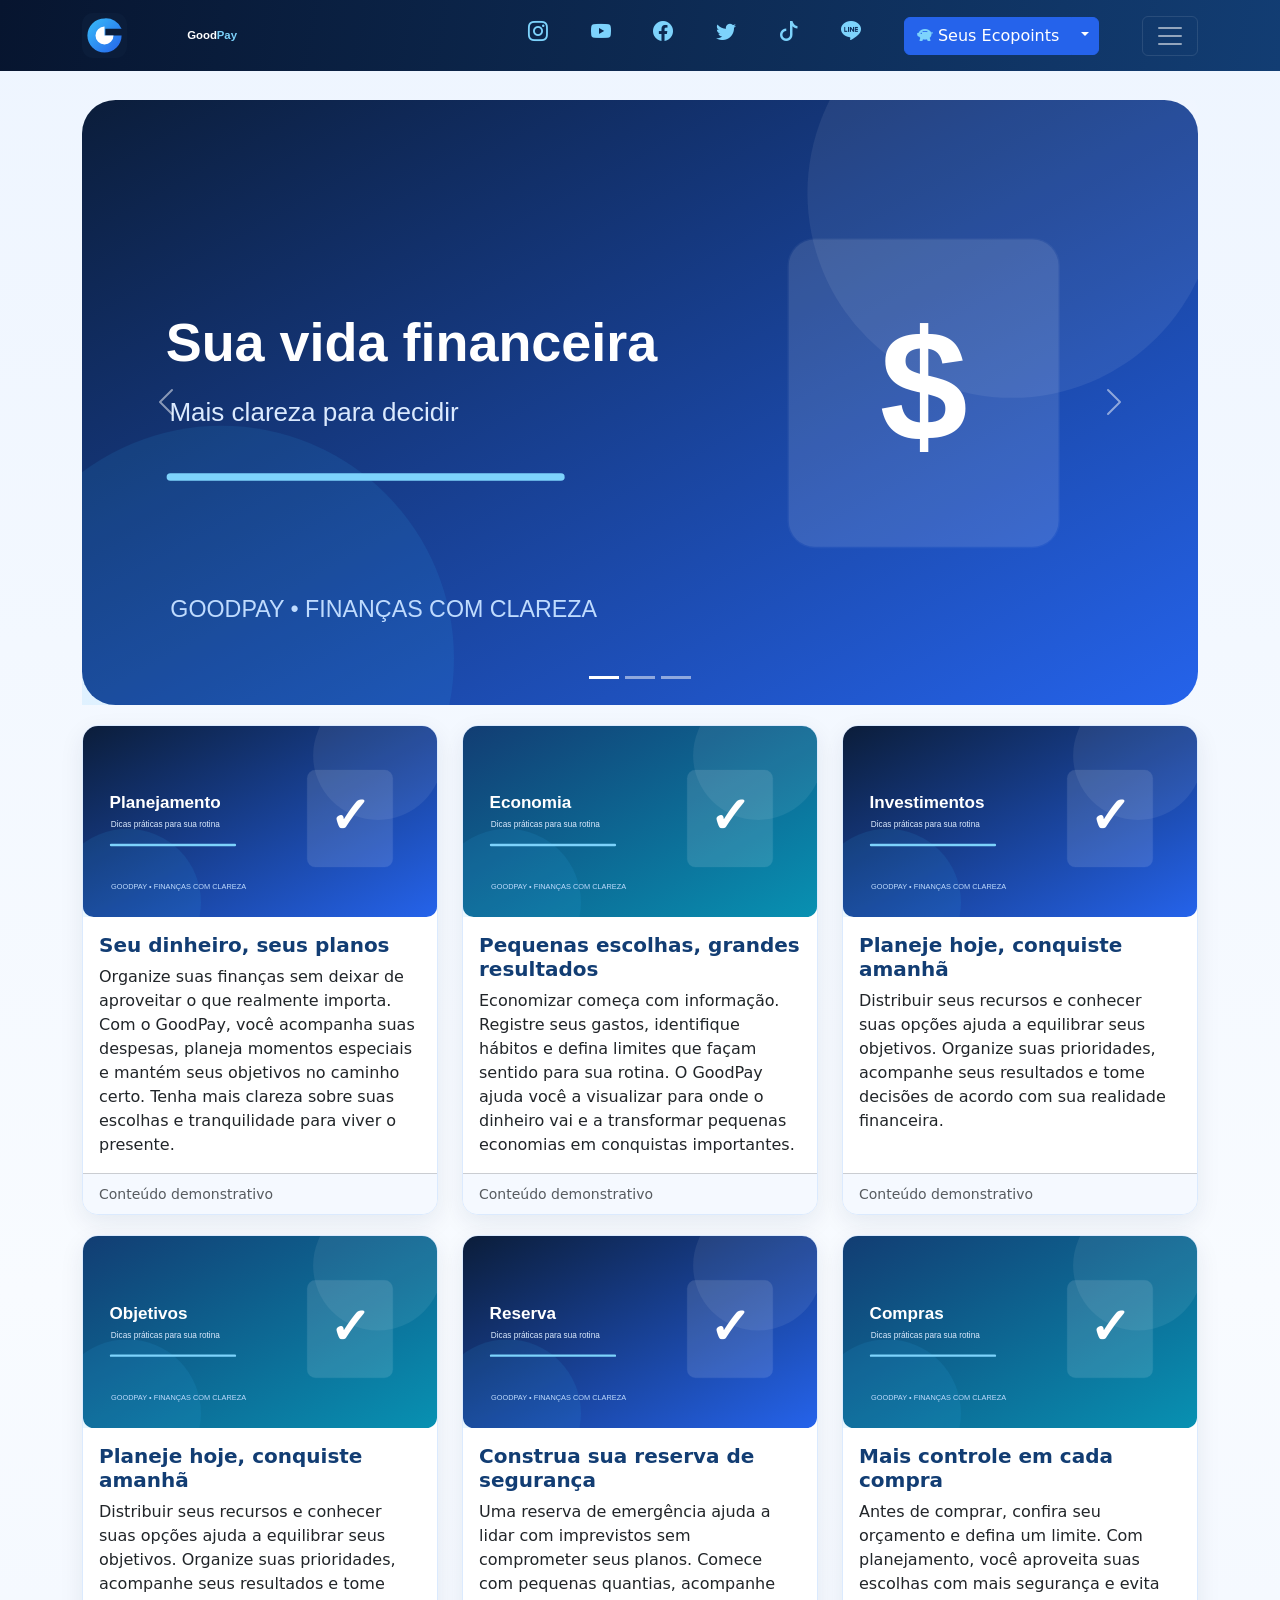
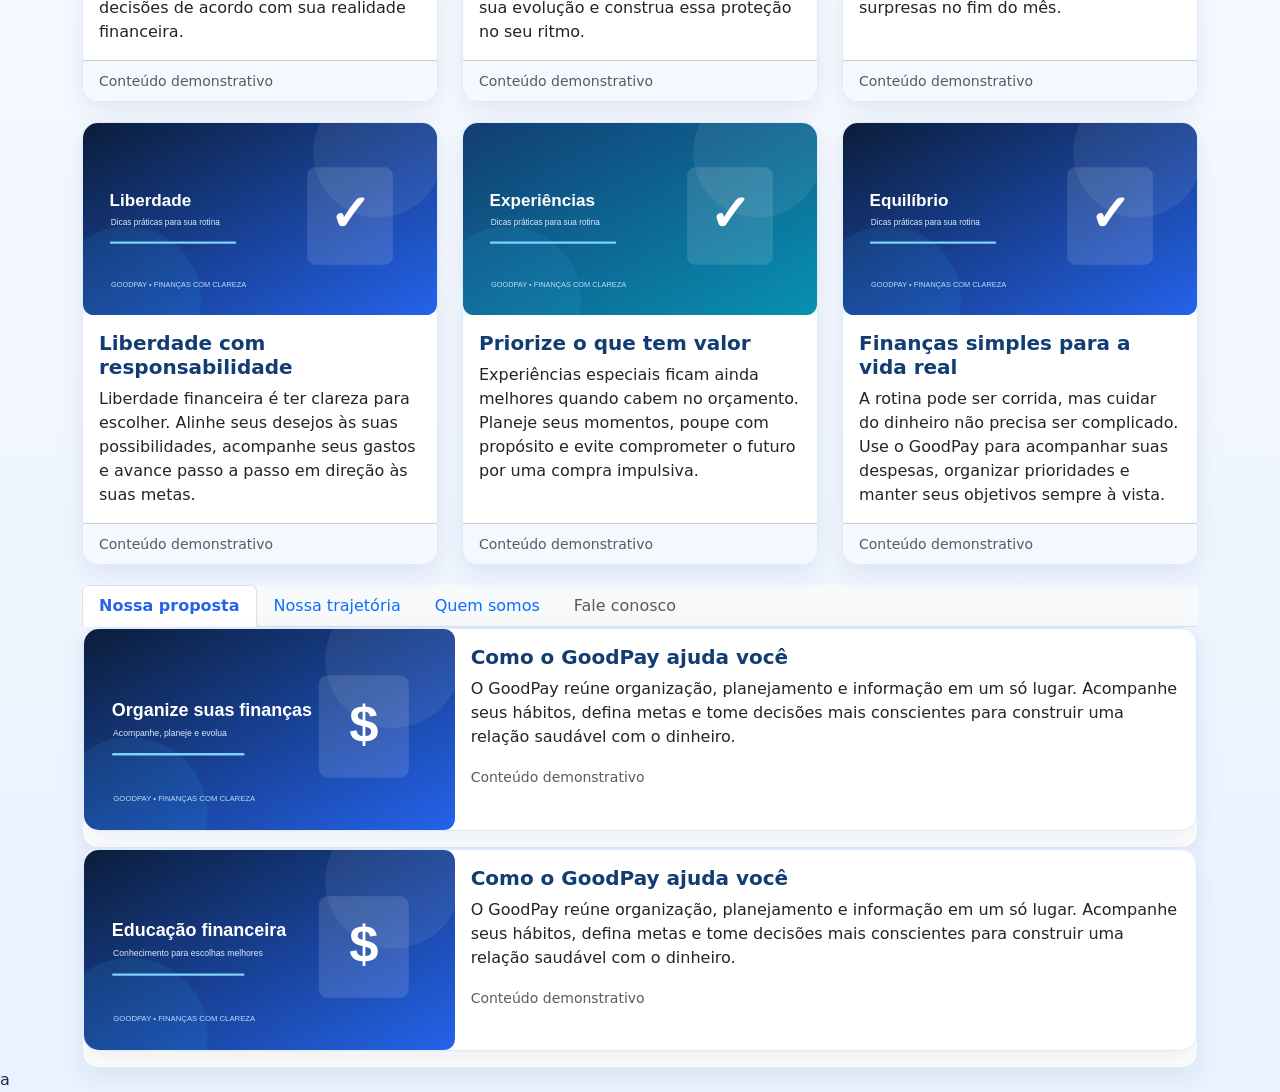
<file: Avaliacao/index.html>
<!doctype html>
<html lang="pt-BR">

<head>
    <meta charset="utf-8">
    <meta name="viewport" content="width=device-width, initial-scale=1">
    <title>GoodPay | Sua vida financeira em equilíbrio</title>
    <link href="https://cdn.jsdelivr.net/npm/bootstrap@5.3.8/dist/css/bootstrap.min.css" rel="stylesheet"
        integrity="sha384-sRIl4kxILFvY47J16cr9ZwB07vP4J8+LH7qKQnuqkuIAvNWLzeN8tE5YBujZqJLB" crossorigin="anonymous">
    <link rel="stylesheet" href="https://cdn.jsdelivr.net/npm/bootstrap-icons@1.13.1/font/bootstrap-icons.min.css">
    <link rel="stylesheet" href="./bootstrap/styles_complements.css">
</head>

<body>
    <header>
        <section name="navbar-site">
            <nav class="navbar navbar-dark fixed-top">
                <div class="container">
                    <a class="navbar-brand" href="#">
                        <img src="./assets/goodpay-logo.svg" alt="Logo Marca" width="45px" height="45px">
                    </a>
                    <div class="img-fluid">
                        <img src="./assets/goodpay-wordmark.svg" alt="Letreiro" width="25%">
                    </div>
                    <div class="icon">
                        <h5><i class="bi bi-instagram text-success"></i></h5>
                    </div>
                    <div class="icon">
                        <h5><i class="bi bi-youtube text-success"></i></h5>
                    </div>
                    <div class="icon">
                        <h5><i class="bi bi-facebook text-success"></i></h5>
                    </div>
                    <div class="icon">
                        <h5><i class="bi bi-twitter text-success"></i></h5>
                    </div>
                    <div class="icon">
                        <h5><i class="bi bi-tiktok text-success"></i></h5>
                    </div>
                    <div class="icon">
                        <h5><i class="bi bi-line text-success"></i></h5>
                    </div>
                    <div class="btn-group">
                        <button type="button" class="btn btn-success">
                            <i class="bi bi-piggy-bank-fill text-white"></i> Seus Ecopoints
                        </button>
                        <button type="button" class="btn btn-success dropdown-toggle dropdown-toggle-split"
                            data-bs-toggle="dropdown" aria-expanded="false">
                            <span class="visually-hidden">Ecopoints</span>
                        </button>
                        <ul class="dropdown-menu">
                            <li><a class="dropdown-item" href="#">Conta</a></li>
                            <li><a class="dropdown-item" href="#">Nossa trajetória de Ecopoints</a></li>
                            <li><a class="dropdown-item" href="#">Saldo e Extratos</a></li>
                            <li>
                                <hr class="dropdown-divider">
                            </li>
                            <li><a class="dropdown-item" href="#">Sair da conta</a></li>
                        </ul>
                    </div>
                    <button class="navbar-toggler" type="button" data-bs-toggle="offcanvas"
                        data-bs-target="#offcanvasNavbar" aria-controls="offcanvasNavbar"
                        aria-label="Toggle navigation">
                        <span class="navbar-toggler-icon"></span>
                    </button>
                    <div class="offcanvas offcanvas-end" tabindex="-1" id="offcanvasNavbar"
                        aria-labelledby="offcanvasNavbarLabel">
                        <div class="offcanvas-header">
                            <img src="assets/goodpay-wordmark.svg" alt="Menu Titulo" width="100%">
                            <button type="button" class="btn-close" data-bs-dismiss="offcanvas"
                                aria-label="Close"></button>
                        </div>
                        <div class="offcanvas-body">
                            <hr>
                            <div>
                                <div class="input-group mb-3">
                                    <span class="input-group-text" id="inputGroup-sizing-default">E-mail</span>
                                    <input type="text" class="form-control" aria-label="Sizing example input"
                                        aria-describedby="inputGroup-sizing-default" id="emailLogin" type="email" placeholder="demo@goodpay.com.br">
                                </div>
                                <div class="input-group mb-3">
                                    <span class="input-group-text" id="inputGroup-sizing-default">Senha</span>
                                    <input type="text" class="form-control" aria-label="Sizing example input"
                                        aria-describedby="inputGroup-sizing-default" id="senhaLogin" type="password" placeholder="Senha de demonstração">
                                </div>
                                <div class="d-grid gap-2">
                                    <button class="btn btn-success" type="button"
                                        onclick="intializeLogin()">Entrar</button>
                                    <button class="btn btn-outline-success" type="button">Cadastrar</button>
                                </div>
                            </div>
                        </div>
                    </div>
                </div>
            </nav>
        </section>
    </header>
    <main>
        <section name="slide-show">
            <div class="container" style="margin-top: 100px;">
                <div id="carouselExampleIndicators" class="carousel slide">
                    <div class="carousel-indicators">
                        <button type="button" data-bs-target="#carouselExampleIndicators" data-bs-slide-to="0"
                            class="active" aria-current="true" aria-label="Slide 1"></button>
                        <button type="button" data-bs-target="#carouselExampleIndicators" data-bs-slide-to="1"
                            aria-label="Slide 2"></button>
                        <button type="button" data-bs-target="#carouselExampleIndicators" data-bs-slide-to="2"
                            aria-label="Slide 3"></button>
                    </div>
                    <div class="carousel-inner">
                        <div class="carousel-item active">
                            <img src="./assets/banner1.svg" class="d-block w-100" alt="Promoções Banners 1">
                        </div>
                        <div class="carousel-item">
                            <img src="./assets/banner2.svg" class="d-block w-100" alt="Promoções Banners 2">
                        </div>
                        <div class="carousel-item">
                            <img src="./assets/banner3.svg" class="d-block w-100" alt="Promoções Banners 3">
                        </div>
                    </div>
                    <button class="carousel-control-prev" type="button" data-bs-target="#carouselExampleIndicators"
                        data-bs-slide="prev">
                        <span class="carousel-control-prev-icon" aria-hidden="true"></span>
                        <span class="visually-hidden">Anterior</span>
                    </button>
                    <button class="carousel-control-next" type="button" data-bs-target="#carouselExampleIndicators"
                        data-bs-slide="next">
                        <span class="carousel-control-next-icon" aria-hidden="true"></span>
                        <span class="visually-hidden">Próxi</span>
                    </button>
                </div>
            </div>
        </section>
        <section name="cards-produtos">
            <div class="container" style="margin-top: 20px;">
                <div class="row row-cols-1 row-cols-md-3 g-4">
                    <div class="col">
                        <div class="card h-100">
                            <img src="./assets/card1.svg" class="card-img-top" alt="Promoção 1">
                            <div class="card-body">
                                <h5 class="card-title">Seu dinheiro, seus planos</h5>
                                <p class="card-text">
                                    Organize suas finanças sem deixar de aproveitar o que realmente importa. Com o GoodPay, você acompanha suas despesas, planeja momentos especiais e mantém seus objetivos no caminho certo. Tenha mais clareza sobre suas escolhas e tranquilidade para viver o presente.
                                </p>
                            </div>
                            <div class="card-footer">
                                <small class="text-body-secondary">Conteúdo demonstrativo</small>
                            </div>
                        </div>
                    </div>
                    <div class="col">
                        <div class="card h-100">
                            <img src="./assets/card2.svg" class="card-img-top" alt="Promoção 2">
                            <div class="card-body">
                                <h5 class="card-title">Pequenas escolhas, grandes resultados</h5>
                                <p class="card-text">
                                    Economizar começa com informação. Registre seus gastos, identifique hábitos e defina limites que façam sentido para sua rotina. O GoodPay ajuda você a visualizar para onde o dinheiro vai e a transformar pequenas economias em conquistas importantes.
                                </p>
                            </div>
                            <div class="card-footer">
                                <small class="text-body-secondary">Conteúdo demonstrativo</small>
                            </div>
                        </div>
                    </div>
                    <div class="col">
                        <div class="card h-100">
                            <img src="./assets/card3.svg" class="card-img-top" alt="Promoção 3">
                            <div class="card-body">
                                <h5 class="card-title">Planeje hoje, conquiste amanhã</h5>
                                <p class="card-text">
                                    Distribuir seus recursos e conhecer suas opções ajuda a equilibrar seus objetivos. Organize suas prioridades, acompanhe seus resultados e tome decisões de acordo com sua realidade financeira.
                                </p>
                            </div>
                            <div class="card-footer">
                                <small class="text-body-secondary">Conteúdo demonstrativo</small>
                            </div>
                        </div>
                    </div>
                </div>
            </div>
            <div class="container" style="margin-top: 20px;">
                <div class="row row-cols-1 row-cols-md-3 g-4">
                    <div class="col">
                        <div class="card h-100">
                            <img src="./assets/card4.svg" class="card-img-top" alt="Promoção 4">
                            <div class="card-body">
                                <h5 class="card-title">Planeje hoje, conquiste amanhã</h5>
                                <p class="card-text">
                                    Distribuir seus recursos e conhecer suas opções ajuda a equilibrar seus objetivos. Organize suas prioridades, acompanhe seus resultados e tome decisões de acordo com sua realidade financeira.
                                </p>
                            </div>
                            <div class="card-footer">
                                <small class="text-body-secondary">Conteúdo demonstrativo</small>
                            </div>
                        </div>
                    </div>
                    <div class="col">
                        <div class="card h-100">
                            <img src="./assets/card5.svg" class="card-img-top" alt="Promoção 2">
                            <div class="card-body">
                                <h5 class="card-title">Construa sua reserva de segurança</h5>
                                <p class="card-text">
                                    Uma reserva de emergência ajuda a lidar com imprevistos sem comprometer seus planos. Comece com pequenas quantias, acompanhe sua evolução e construa essa proteção no seu ritmo.
                                </p>
                            </div>
                            <div class="card-footer">
                                <small class="text-body-secondary">Conteúdo demonstrativo</small>
                            </div>
                        </div>
                    </div>
                    <div class="col">
                        <div class="card h-100">
                            <img src="./assets/card6.svg" class="card-img-top" alt="Promoção 3">
                            <div class="card-body">
                                <h5 class="card-title">Mais controle em cada compra</h5>
                                <p class="card-text">
                                    Antes de comprar, confira seu orçamento e defina um limite. Com planejamento, você aproveita suas escolhas com mais segurança e evita surpresas no fim do mês.
                                </p>
                            </div>
                            <div class="card-footer">
                                <small class="text-body-secondary">Conteúdo demonstrativo</small>
                            </div>
                        </div>
                    </div>
                </div>
            </div>
            <div class="container" style="margin-top: 20px;">
                <div class="row row-cols-1 row-cols-md-3 g-4">
                    <div class="col">
                        <div class="card h-100">
                            <img src="./assets/card7.svg" class="card-img-top" alt="Promoção 4">
                            <div class="card-body">
                                <h5 class="card-title">Liberdade com responsabilidade</h5>
                                <p class="card-text">
                                    Liberdade financeira é ter clareza para escolher. Alinhe seus desejos às suas possibilidades, acompanhe seus gastos e avance passo a passo em direção às suas metas.
                                </p>
                            </div>
                            <div class="card-footer">
                                <small class="text-body-secondary">Conteúdo demonstrativo</small>
                            </div>
                        </div>
                    </div>
                    <div class="col">
                        <div class="card h-100">
                            <img src="./assets/card8.svg" class="card-img-top" alt="Promoção 2">
                            <div class="card-body">
                                <h5 class="card-title">Priorize o que tem valor</h5>
                                <p class="card-text">
                                    Experiências especiais ficam ainda melhores quando cabem no orçamento. Planeje seus momentos, poupe com propósito e evite comprometer o futuro por uma compra impulsiva.
                                </p>
                            </div>
                            <div class="card-footer">
                                <small class="text-body-secondary">Conteúdo demonstrativo</small>
                            </div>
                        </div>
                    </div>
                    <div class="col">
                        <div class="card h-100">
                            <img src="./assets/card9.svg" class="card-img-top" alt="Promoção 3">
                            <div class="card-body">
                                <h5 class="card-title">Finanças simples para a vida real</h5>
                                <p class="card-text">
                                    A rotina pode ser corrida, mas cuidar do dinheiro não precisa ser complicado. Use o GoodPay para acompanhar suas despesas, organizar prioridades e manter seus objetivos sempre à vista.
                                </p>
                            </div>
                            <div class="card-footer">
                                <small class="text-body-secondary">Conteúdo demonstrativo</small>
                            </div>
                        </div>
                    </div>
                </div>
            </div>
        </section>
        <section name="card-sobrenos">
            <div class="container" style="margin-top:20px;">
                <ul class="nav nav-tabs bg-light">
                    <li class="nav-item">
                        <a class="nav-link active" aria-current="page" href="#infografico">Nossa proposta</a>
                    </li>
                    <li class="nav-item">
                        <a class="nav-link" href="#historico">Nossa trajetória</a>
                    </li>
                    <li class="nav-item">
                        <a class="nav-link" href="#">Quem somos</a>
                    </li>
                    <li class="nav-item">
                        <a class="nav-link disabled" aria-disabled="true">Fale conosco</a>
                    </li>
                </ul>
                <div class="card" style="width: 100%;" id="infografico">
                    <div class="card mb-3" style="max-width: 100%;">
                        <div class="row g-0">
                            <div class="col-md-4">
                                <img src="./assets/infografico.svg" class="img-fluid rounded-start"
                                    alt="Mecanica de Promoções" width="100%">
                            </div>
                            <div class="col-md-8">
                                <div class="card-body">
                                    <h5 class="card-title">Como o GoodPay ajuda você</h5>
                                    <p class="card-text">
                                        O GoodPay reúne organização, planejamento e informação em um só lugar. Acompanhe seus hábitos, defina metas e tome decisões mais conscientes para construir uma relação saudável com o dinheiro.
                                    </p>
                                    <p class="card-text"><small class="text-body-secondary">Conteúdo demonstrativo</small></p>
                                </div>
                            </div>
                        </div>
                    </div>
                </div>
                <div class="card" style="width: 100%;" id="historico">
                    <div class="card mb-3" style="max-width: 100%;">
                        <div class="row g-0">
                            <div class="col-md-4">
                                <img src="./assets/campanhas.svg" class="img-fluid rounded-start"
                                    alt="Mecanica de Promoções" width="100%">
                            </div>
                            <div class="col-md-8">
                                <div class="card-body">
                                    <h5 class="card-title">Como o GoodPay ajuda você</h5>
                                    <p class="card-text">
                                        O GoodPay reúne organização, planejamento e informação em um só lugar. Acompanhe seus hábitos, defina metas e tome decisões mais conscientes para construir uma relação saudável com o dinheiro.
                                    </p>
                                    <p class="card-text"><small class="text-body-secondary">Conteúdo demonstrativo</small></p>
                                </div>
                            </div>
                        </div>
                    </div>
                </div>
            </div>
        </section>
    </main>
    <footer>
        <script src="./engine/index.js"></script>
        <script src="https://cdn.jsdelivr.net/npm/@popperjs/core@2.11.8/dist/umd/popper.min.js"
            integrity="sha384-I7E8VVD/ismYTF4hNIPjVp/Zjvgyol6VFvRkX/vR+Vc4jQkC+hVqc2pM8ODewa9r"
            crossorigin="anonymous"></script>
        <script src="https://cdn.jsdelivr.net/npm/bootstrap@5.3.8/dist/js/bootstrap.min.js"
            integrity="sha384-G/EV+4j2dNv+tEPo3++6LCgdCROaejBqfUeNjuKAiuXbjrxilcCdDz6ZAVfHWe1Y"
            crossorigin="anonymous"></script>
    </footer>

</body>
a
</html>
</file>
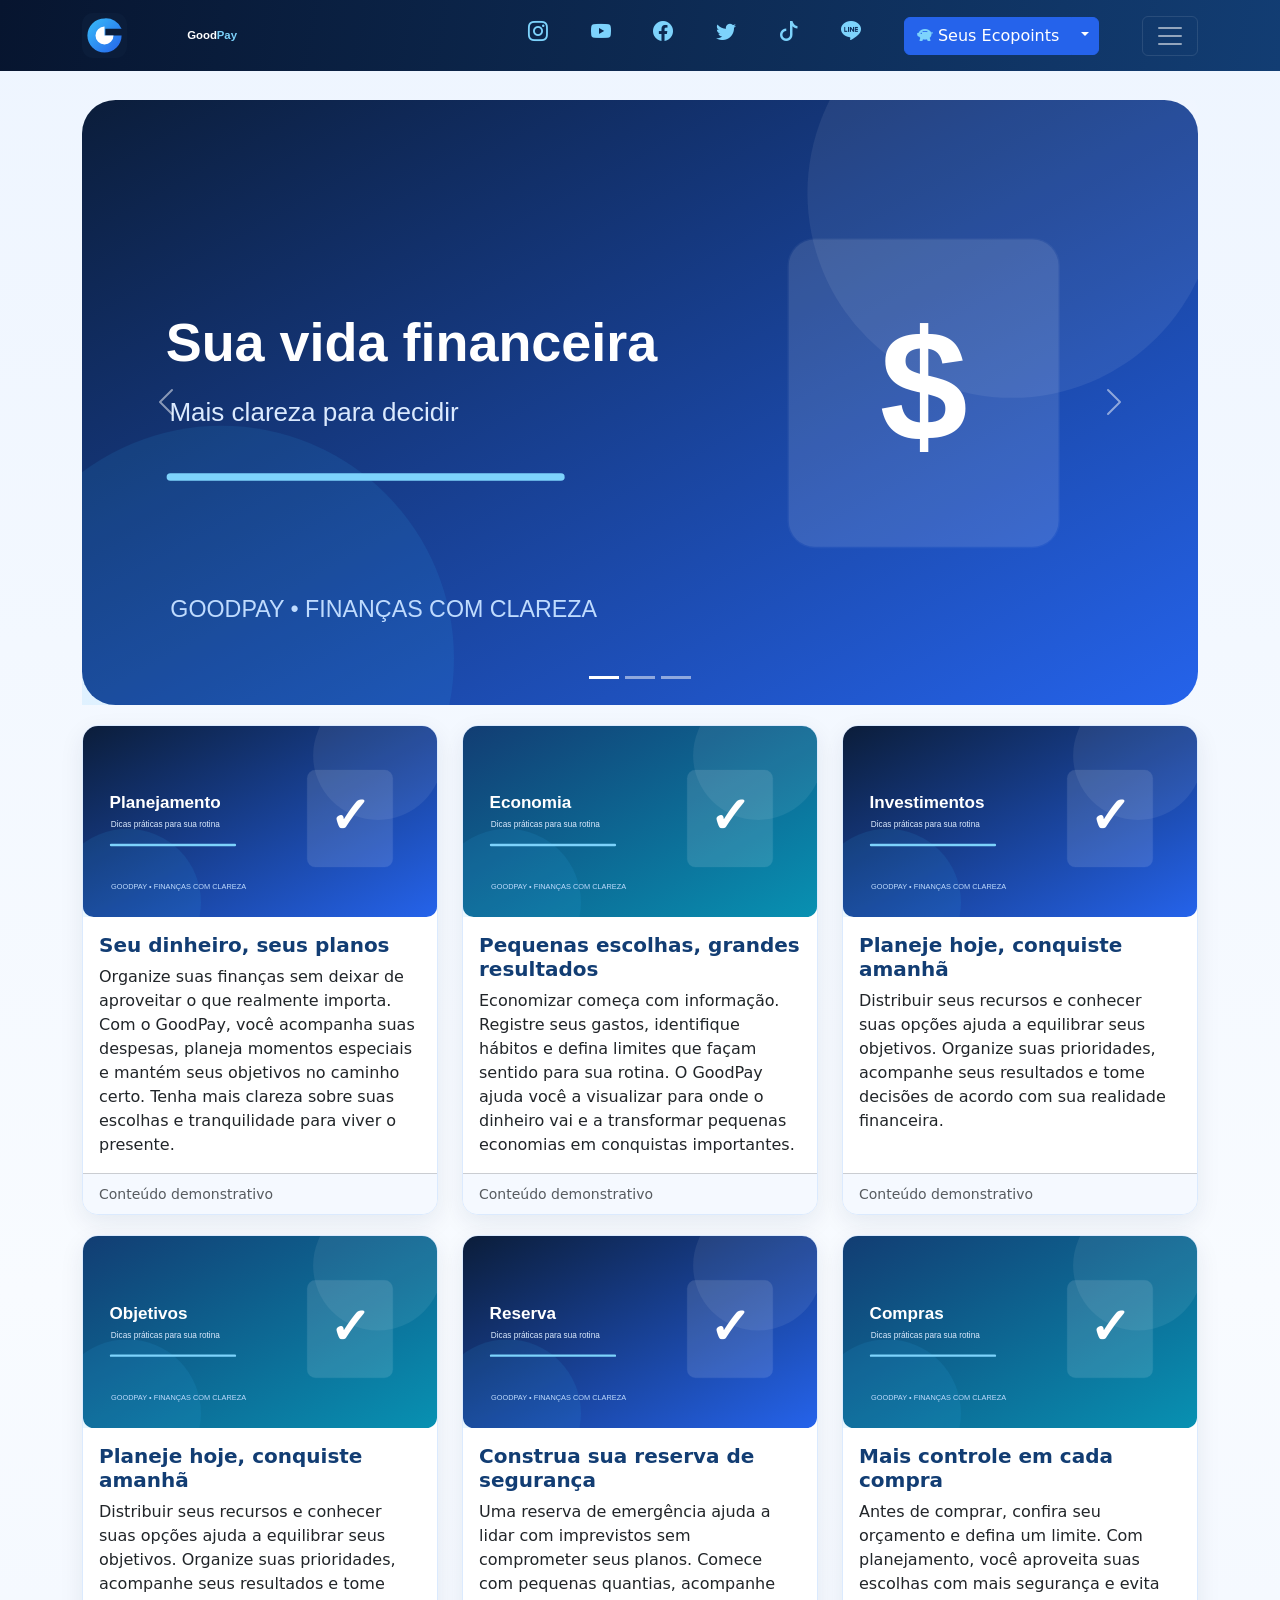
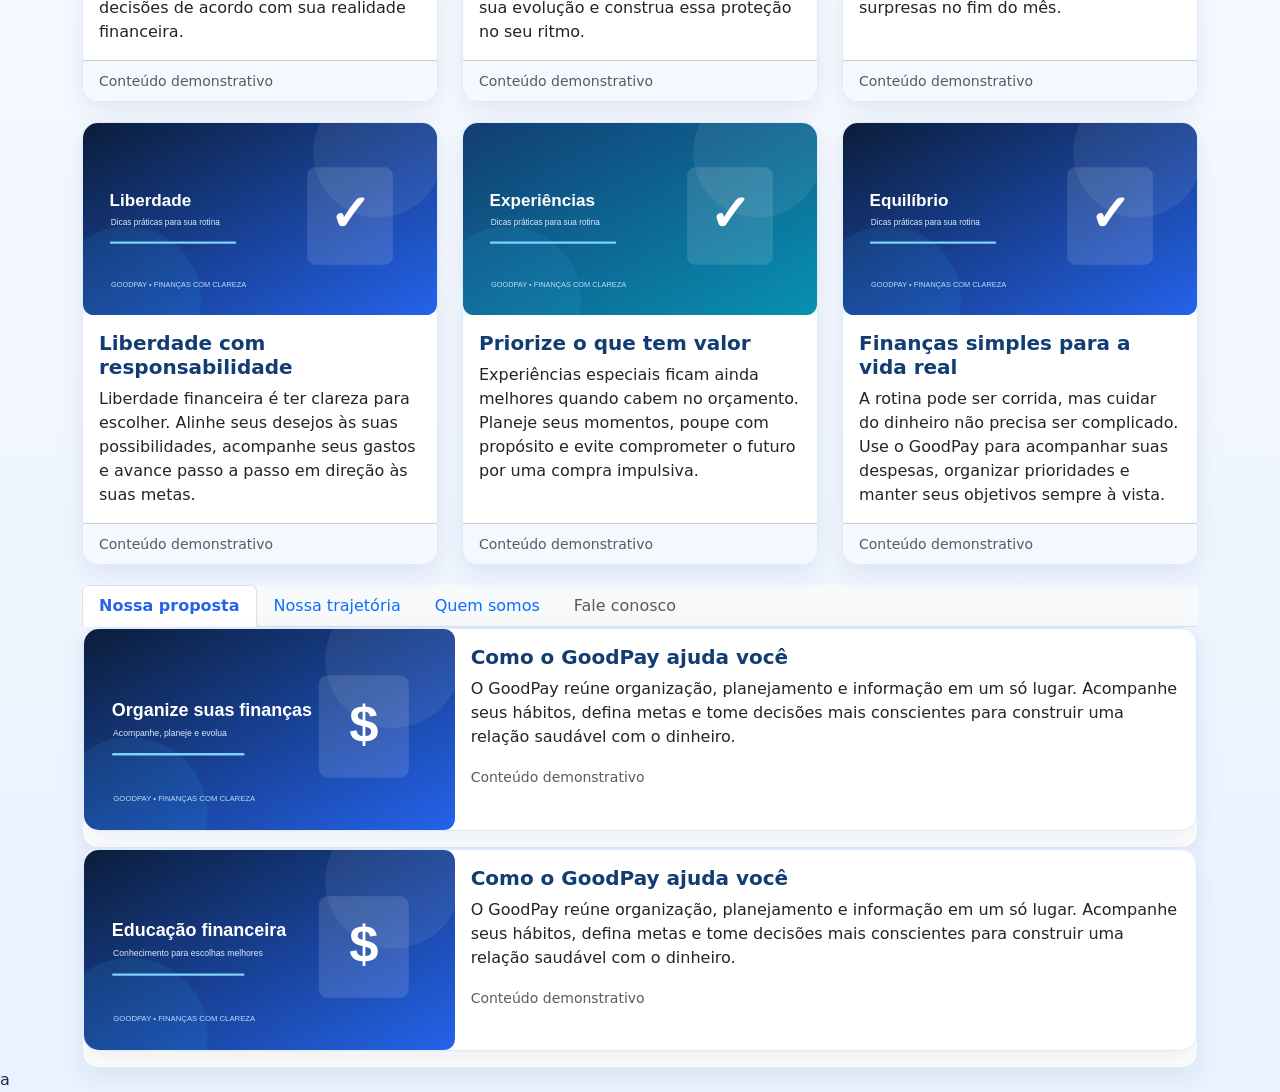
<file: Avaliacao/dashboard.html>
<!doctype html>
<html lang="pt-BR">

<head>
    <meta charset="utf-8">
    <meta name="viewport" content="width=device-width, initial-scale=1">
    <title>GoodPay | Minha conta</title>
    <link href="https://cdn.jsdelivr.net/npm/bootstrap@5.3.8/dist/css/bootstrap.min.css" rel="stylesheet"
        integrity="sha384-sRIl4kxILFvY47J16cr9ZwB07vP4J8+LH7qKQnuqkuIAvNWLzeN8tE5YBujZqJLB" crossorigin="anonymous">
    <link rel="stylesheet" href="https://cdn.jsdelivr.net/npm/bootstrap-icons@1.13.1/font/bootstrap-icons.min.css">
    <link rel="stylesheet" href="./bootstrap/styles_complements.css">
</head>

<body onload="loadUserStorage()">
    <header>
        <section name="navbar-site">
            <nav class="navbar navbar-dark fixed-top">
                <div class="container">
                    <a class="navbar-brand" href="#">
                        <img src="./assets/goodpay-logo.svg" alt="Logo GoodPay" width="45px" height="45px">
                    </a>
                    <div class="img-fluid">
                        <img src="./assets/goodpay-wordmark.svg" alt="GoodPay" width="25%">
                    </div>
                    <div class="icon"><h5><i class="bi bi-instagram"></i></h5></div>
                    <div class="icon"><h5><i class="bi bi-youtube"></i></h5></div>
                    <div class="icon"><h5><i class="bi bi-facebook"></i></h5></div>
                    <div class="icon"><h5><i class="bi bi-twitter-x"></i></h5></div>
                    <div class="icon"><h5><i class="bi bi-tiktok"></i></h5></div>
                    <div class="icon"><h5><i class="bi bi-line"></i></h5></div>
                    <div class="btn-group">
                        <button type="button" class="btn btn-primary">
                            <i class="bi bi-wallet2 text-white"></i> Minha carteira
                        </button>
                        <button type="button" class="btn btn-primary dropdown-toggle dropdown-toggle-split"
                            data-bs-toggle="dropdown" aria-expanded="false">
                            <span class="visually-hidden">Minha carteira</span>
                        </button>
                        <ul class="dropdown-menu">
                            <li><a class="dropdown-item" href="#">Minha conta</a></li>
                            <li><a class="dropdown-item" href="#">Histórico de movimentações</a></li>
                            <li><a class="dropdown-item" href="#">Saldo e extratos</a></li>
                            <li><hr class="dropdown-divider"></li>
                            <li><a class="dropdown-item" href="#">Sair da conta</a></li>
                        </ul>
                    </div>
                    <button class="navbar-toggler" type="button" data-bs-toggle="offcanvas"
                        data-bs-target="#offcanvasNavbar" aria-controls="offcanvasNavbar"
                        aria-label="Abrir menu">
                        <span class="navbar-toggler-icon"></span>
                    </button>
                    <div class="offcanvas offcanvas-end" tabindex="-1" id="offcanvasNavbar"
                        aria-labelledby="offcanvasNavbarLabel">
                        <div class="offcanvas-header">
                            <img src="./assets/goodpay-wordmark.svg" alt="GoodPay" width="100%">
                            <button type="button" class="btn-close" data-bs-dismiss="offcanvas"
                                aria-label="Fechar"></button>
                        </div>
                        <div class="offcanvas-body">
                            <hr>
                            <span id="load-extrato">Carregando suas movimentações...</span>
                        </div>
                    </div>
                </div>
            </nav>
        </section>
    </header>
    <main>
        <section name="area-assinante" style="margin-top: 5%;">
            <div class="container">
                <div class="card mb-3" style="max-width: 100%">
                    <div class="row g-0">
                        <div class="col-md-4">
                            <span id="load-img"></span>
                        </div>
                        <div class="col-md-8">
                            <div class="card-body">
                                <h5 class="card-title" id="load-nome">Bem-vindo ao GoodPay</h5>
                                <p class="card-text" id="load-email">demo@goodpay.com.br</p>
                                <p class="card-text"><small class="text-body-secondary" id="load-data">Última atualização</small>
                                </p>
                                <span id="login-extrato">Suas informações financeiras em um só lugar.</span>
                            </div>
                        </div>
                    </div>
                </div>
            </div>
        </section>
    </main>
    <footer>
        <script src="./engine/index.js"></script>
        <script src="https://cdn.jsdelivr.net/npm/@popperjs/core@2.11.8/dist/umd/popper.min.js"
            integrity="sha384-I7E8VVD/ismYTF4hNIPjVp/Zjvgyol6VFvRkX/vR+Vc4jQkC+hVqc2pM8ODewa9r"
            crossorigin="anonymous"></script>
        <script src="https://cdn.jsdelivr.net/npm/bootstrap@5.3.8/dist/js/bootstrap.min.js"
            integrity="sha384-G/EV+4j2dNv+tEPo3++6LCgdCROaejBqfUeNjuKAiuXbjrxilcCdDz6ZAVfHWe1Y"
            crossorigin="anonymous"></script>
    </footer>
</body>
</html>
</file>
<file: Avaliacao/bootstrap/styles_complements.css>
/* Identidade visual GoodPay — substitui o tema antigo sem alterar a estrutura HTML. */
:root {
  --gp-navy: #07152f;
  --gp-blue: #2563eb;
  --gp-cyan: #38bdf8;
  --gp-text: #172b4d;
}
body {
  background: linear-gradient(180deg, #eef5ff 0%, #f8fbff 48%, #eaf2ff 100%);
  color: var(--gp-text);
  font-family: Inter, system-ui, -apple-system, "Segoe UI", sans-serif;
}
.navbar, .offcanvas {
  background: linear-gradient(100deg, #07152f, #123d73) !important;
}
.navbar .bi, .offcanvas .bi { color: #7dd3fc !important; }
.btn-success, .btn-primary {
  background: var(--gp-blue) !important;
  border-color: var(--gp-blue) !important;
}
.btn-outline-success {
  color: var(--gp-blue) !important;
  border-color: var(--gp-blue) !important;
}
.card {
  border: 1px solid #dbeafe;
  border-radius: 16px;
  overflow: hidden;
  box-shadow: 0 8px 24px rgba(15, 40, 80, .08);
}
.card-title { color: #123d73; font-weight: 700; }
.card-footer { background: #f5f9ff; }
.nav-tabs .nav-link.active { color: var(--gp-blue); font-weight: 700; }
</file>
